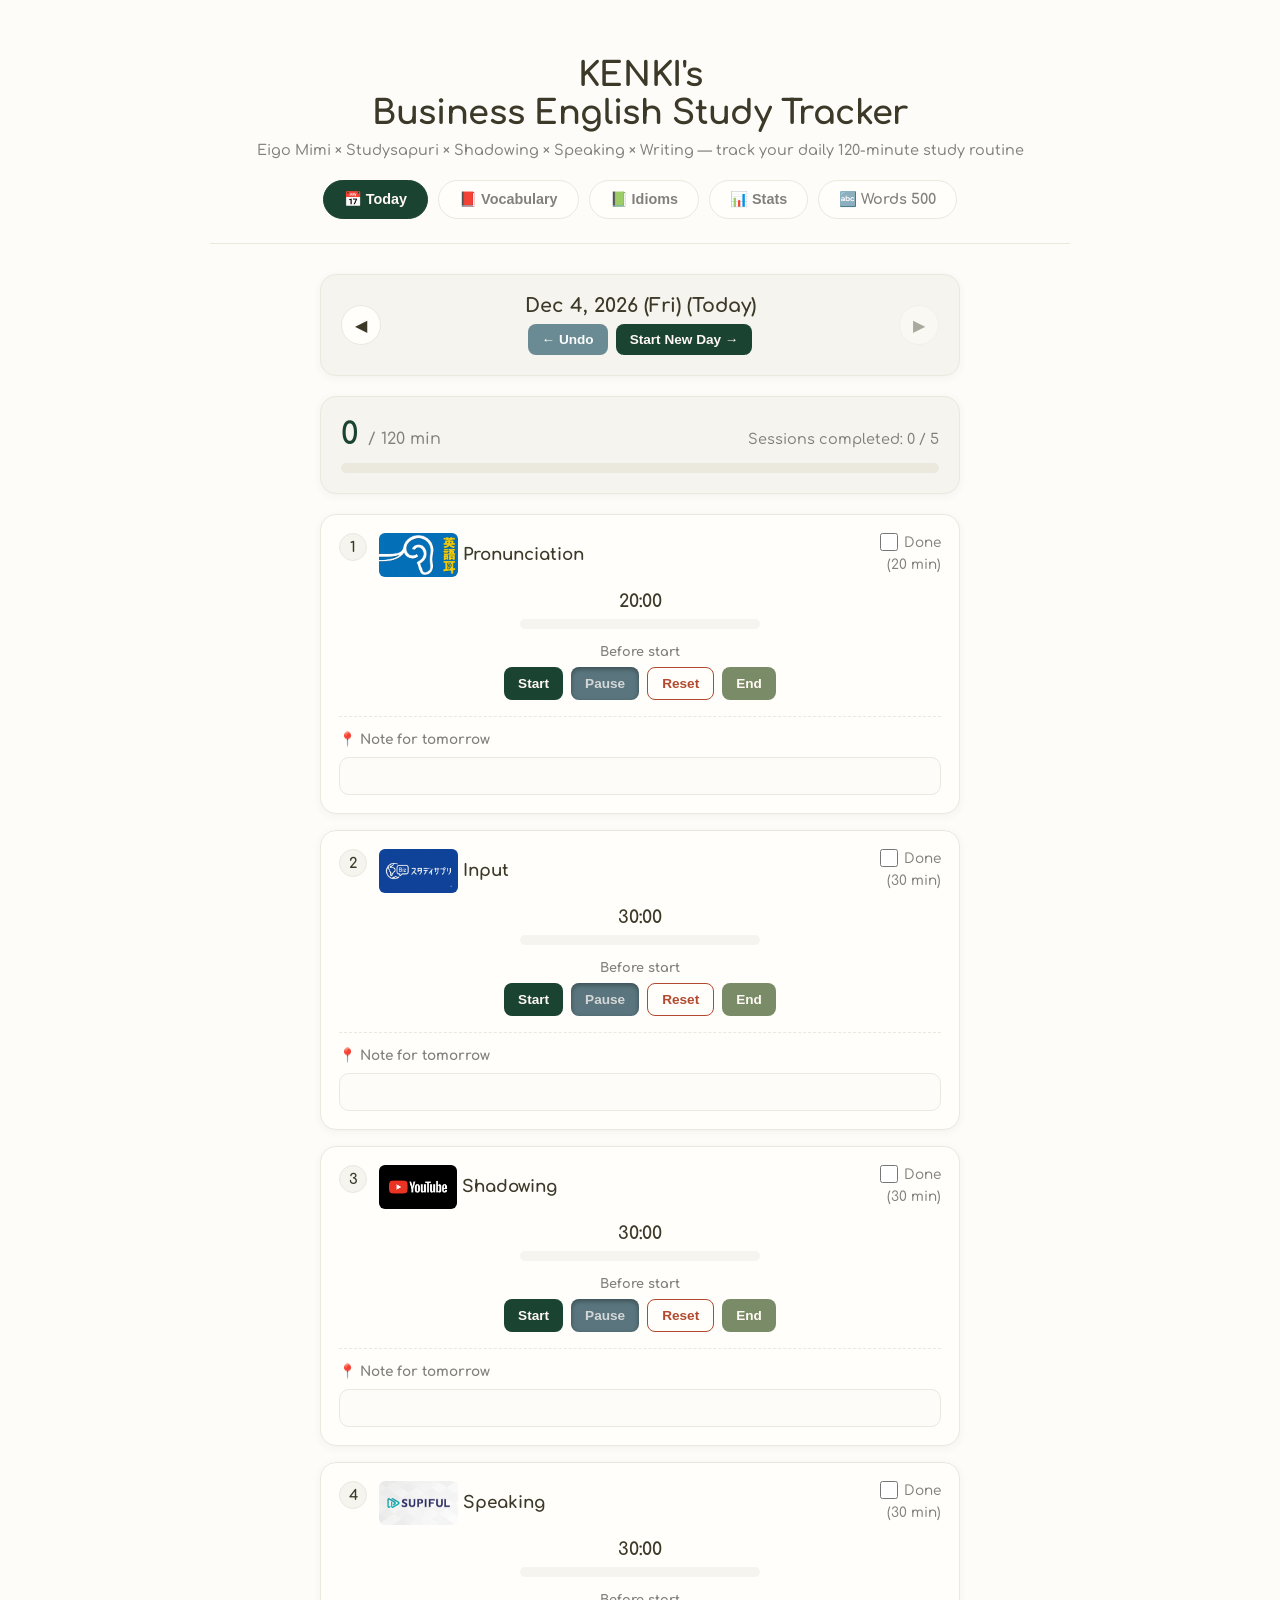
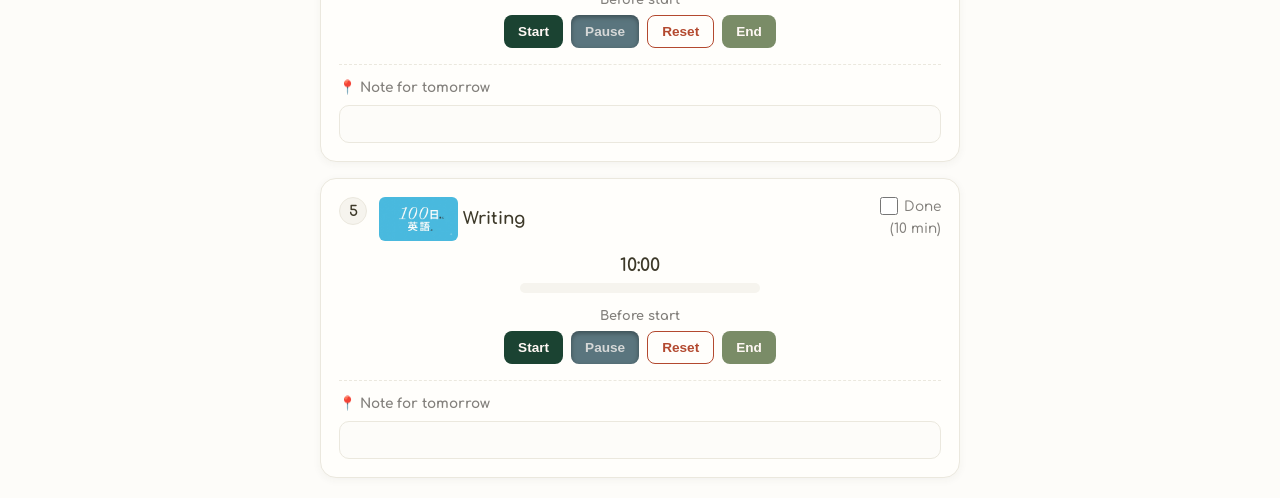
<file: index.html>
<!DOCTYPE html>
<html lang="en">
<head>
    <meta charset="UTF-8">
    <meta name="viewport" content="width=device-width, initial-scale=1.0">
    <title>KENKI's Business English Study Tracker</title>
    <link rel="manifest" href="manifest.json">
    <meta name="theme-color" content="#1b4332">
    <link rel="apple-touch-icon" href="icon-192.png">
    <link rel="icon" href="icon-192.png">
    <link rel="preconnect" href="https://fonts.googleapis.com">
    <link rel="preconnect" href="https://fonts.gstatic.com" crossorigin>
    <link href="https://fonts.googleapis.com/css2?family=Comfortaa:wght@400;500;600;700&display=swap" rel="stylesheet">
    <link rel="stylesheet" href="styles.css">
</head>
<body>
    <div class="app">
        <header class="header">
            <h1><span class="header-owner">KENKI's</span><br>Business English Study Tracker</h1>
            <p class="subtitle">Eigo Mimi × Studysapuri × Shadowing × Speaking × Writing — track your daily 120-minute study routine</p>
            <nav class="tabs">
                <button class="tab-btn active" data-tab="today">📅 Today</button>
                <button class="tab-btn" data-tab="vocab">📕 Vocabulary</button>
                <button class="tab-btn" data-tab="idioms">📗 Idioms</button>
                <button class="tab-btn" data-tab="cumulative">📊 Stats</button>
                <a class="tab-link" href="words/index.html">🔤 Words 500</a>
            </nav>
        </header>

        <main class="main">
            <section id="todayView" class="view active">
                <div class="date-nav card">
                    <button class="btn-icon" id="prevDayBtn" aria-label="Previous day">◀</button>
                    <div class="date-nav-center">
                        <div class="date-label" id="currentDateLabel"></div>
                        <div class="date-nav-actions">
                            <button class="btn-small btn-secondary" id="goBackDayBtn">← Undo</button>
                            <button class="btn-small btn-primary" id="startNewDayBtn">Start New Day →</button>
                        </div>
                    </div>
                    <button class="btn-icon" id="nextDayBtn" aria-label="Next day">▶</button>
                </div>

                <div class="progress-summary card">
                    <div class="progress-summary-top">
                        <div class="progress-stat">
                            <span class="progress-value" id="minutesTodayLabel">0</span>
                            <span class="progress-label" id="totalMinutesLabel">/ 120 min</span>
                        </div>
                        <div class="progress-stat-small" id="sessionsCompletedLabel">Sessions completed: 0 / 4</div>
                    </div>
                    <div class="progress-bar-track">
                        <div class="progress-bar-fill" id="progressBarFill"></div>
                    </div>
                </div>

                <div class="session-list" id="sessionList"></div>
            </section>

            <section id="vocabView" class="view">
                <div class="notebook-page" id="vocabPage"></div>
            </section>

            <section id="idiomsView" class="view">
                <div class="notebook-page" id="idiomsPage"></div>
            </section>

            <section id="cumulativeView" class="view">
                <div class="stats-grid" id="statsGrid"></div>

                <div class="card heatmap-card">
                    <h3>Study Heatmap (Last 12 Weeks)</h3>
                    <div class="heatmap" id="heatmap"></div>
                    <div class="heatmap-legend">
                        <span>Less</span>
                        <span class="legend-dot level-0"></span>
                        <span class="legend-dot level-1"></span>
                        <span class="legend-dot level-2"></span>
                        <span class="legend-dot level-3"></span>
                        <span class="legend-dot level-4"></span>
                        <span>More</span>
                    </div>
                </div>

                <div class="card history-card">
                    <h3>Study History</h3>
                    <div class="history-table-wrap">
                        <table class="history-table">
                            <thead>
                                <tr>
                                    <th>Date</th>
                                    <th>Sessions</th>
                                    <th>Study Time</th>
                                    <th>Words</th>
                                </tr>
                            </thead>
                            <tbody id="historyTableBody"></tbody>
                        </table>
                    </div>
                </div>

                <div class="card backup-card">
                    <h3>Data Backup (for switching phones)</h3>
                    <p class="backup-note">Your records are stored only in this device's browser. Before switching phones, tap "Export" to save a file, then on the new device open this app and tap "Import" to select that file and restore your records.</p>
                    <div class="backup-actions">
                        <button class="btn btn-secondary" id="exportBtn">📤 Export</button>
                        <button class="btn btn-secondary" id="importBtn">📥 Import</button>
                        <input type="file" id="importFileInput" accept="application/json" hidden>
                    </div>
                </div>
            </section>
        </main>
    </div>

    <script src="app.js"></script>
</body>
</html>
</file>
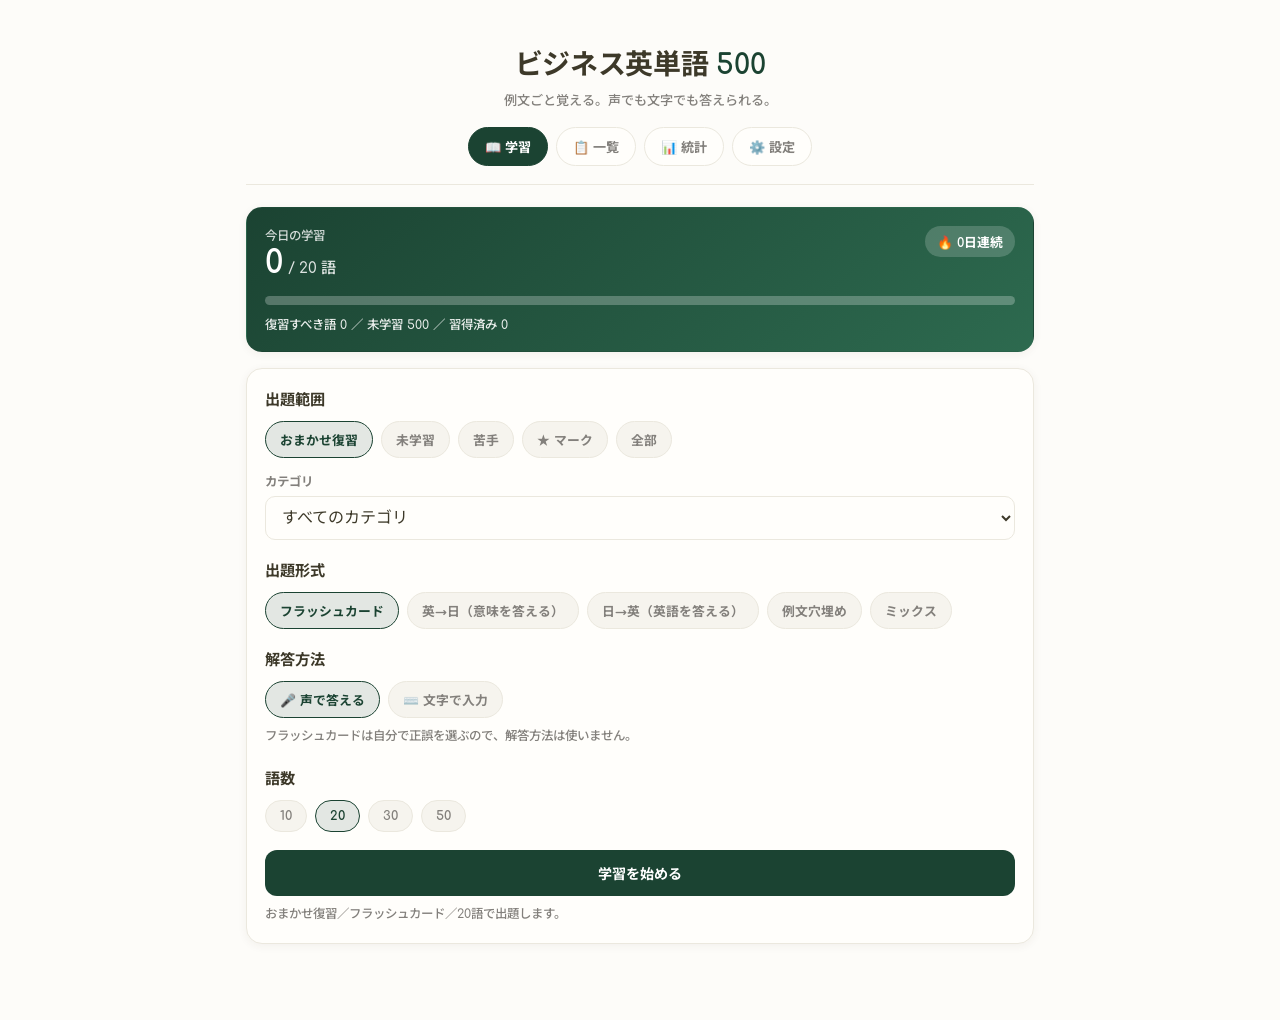
<file: words/index.html>
<!DOCTYPE html>
<html lang="ja">
<head>
    <meta charset="UTF-8">
    <meta name="viewport" content="width=device-width, initial-scale=1.0, viewport-fit=cover">
    <title>ビジネス英単語 500</title>
    <link rel="manifest" href="manifest.json">
    <meta name="theme-color" content="#1b4332">
    <!-- iPhone でホーム画面に追加したときに、アプリのように全画面で開く -->
    <meta name="apple-mobile-web-app-capable" content="yes">
    <meta name="mobile-web-app-capable" content="yes">
    <meta name="apple-mobile-web-app-status-bar-style" content="black-translucent">
    <meta name="apple-mobile-web-app-title" content="英単語500">
    <link rel="apple-touch-icon" href="icon-192.png">
    <link rel="icon" href="icon-192.png">
    <link rel="preconnect" href="https://fonts.googleapis.com">
    <link rel="preconnect" href="https://fonts.gstatic.com" crossorigin>
    <link href="https://fonts.googleapis.com/css2?family=Comfortaa:wght@400;500;600;700&family=Noto+Sans+JP:wght@400;500;700&display=swap" rel="stylesheet">
    <link rel="stylesheet" href="words.css">
</head>
<body>
<div class="app">
    <header class="header">
        <h1>ビジネス英単語 <span class="header-num">500</span></h1>
        <p class="subtitle">例文ごと覚える。声でも文字でも答えられる。</p>
        <nav class="tabs">
            <button class="tab-btn active" data-tab="study">📖 学習</button>
            <button class="tab-btn" data-tab="list">📋 一覧</button>
            <button class="tab-btn" data-tab="stats">📊 統計</button>
            <button class="tab-btn" data-tab="settings">⚙️ 設定</button>
        </nav>
    </header>

    <main class="main">
        <!-- ============ 学習 ============ -->
        <section id="studyView" class="view active">
            <div id="studySetup">
                <div class="card today-card">
                    <div class="today-top">
                        <div>
                            <div class="today-label">今日の学習</div>
                            <div class="today-count"><span id="todayDone">0</span><span class="today-goal"> / <span id="todayGoal">20</span> 語</span></div>
                        </div>
                        <div class="today-streak" id="todayStreak">🔥 0日連続</div>
                    </div>
                    <div class="progress-bar-track"><div class="progress-bar-fill" id="todayBar"></div></div>
                    <div class="today-sub" id="dueSummary"></div>
                </div>

                <div class="card">
                    <h3>出題範囲</h3>
                    <div class="chip-row" id="scopeChips">
                        <button class="chip active" data-scope="smart">おまかせ復習</button>
                        <button class="chip" data-scope="new">未学習</button>
                        <button class="chip" data-scope="weak">苦手</button>
                        <button class="chip" data-scope="starred">★ マーク</button>
                        <button class="chip" data-scope="all">全部</button>
                    </div>
                    <label class="field-label" for="categorySelect">カテゴリ</label>
                    <select id="categorySelect" class="select"></select>

                    <h3 class="mt">出題形式</h3>
                    <div class="chip-row" id="modeChips">
                        <button class="chip active" data-mode="flash">フラッシュカード</button>
                        <button class="chip" data-mode="en2ja">英→日（意味を答える）</button>
                        <button class="chip" data-mode="ja2en">日→英（英語を答える）</button>
                        <button class="chip" data-mode="cloze">例文穴埋め</button>
                        <button class="chip" data-mode="mix">ミックス</button>
                    </div>

                    <h3 class="mt">解答方法</h3>
                    <div class="chip-row" id="inputChips">
                        <button class="chip" data-input="voice">🎤 声で答える</button>
                        <button class="chip" data-input="text">⌨️ 文字で入力</button>
                    </div>
                    <p class="hint" id="inputHint"></p>

                    <h3 class="mt">語数</h3>
                    <div class="chip-row" id="sizeChips">
                        <button class="chip" data-size="10">10</button>
                        <button class="chip active" data-size="20">20</button>
                        <button class="chip" data-size="30">30</button>
                        <button class="chip" data-size="50">50</button>
                    </div>

                    <button class="btn btn-primary btn-block mt" id="startBtn">学習を始める</button>
                    <p class="hint" id="startHint"></p>
                </div>
            </div>

            <div id="studySession" hidden>
                <div class="session-bar">
                    <button class="btn-icon" id="quitBtn" aria-label="やめる">✕</button>
                    <div class="session-progress">
                        <div class="progress-bar-track"><div class="progress-bar-fill" id="sessionBar"></div></div>
                        <div class="session-counter" id="sessionCounter"></div>
                    </div>
                    <div class="session-score" id="sessionScore"></div>
                </div>
                <div id="cardArea"></div>
            </div>

            <div id="studyResult" hidden></div>
        </section>

        <!-- ============ 一覧 ============ -->
        <section id="listView" class="view">
            <div class="card filter-card">
                <input type="search" id="searchInput" class="input" placeholder="🔍 単語・意味・例文で検索">
                <div class="filter-row">
                    <select id="listCategory" class="select"></select>
                    <select id="listStatus" class="select">
                        <option value="all">すべての状態</option>
                        <option value="new">未学習</option>
                        <option value="learning">学習中</option>
                        <option value="mastered">習得済み</option>
                        <option value="weak">苦手</option>
                        <option value="starred">★ マーク</option>
                    </select>
                </div>
                <div class="list-meta" id="listMeta"></div>
            </div>
            <div class="word-list" id="wordList"></div>
        </section>

        <!-- ============ 統計 ============ -->
        <section id="statsView" class="view">
            <div class="stats-grid" id="statsGrid"></div>
            <div class="card">
                <h3>直近14日の学習数</h3>
                <div class="bar-chart" id="dailyChart"></div>
            </div>
            <div class="card">
                <h3>カテゴリ別の習得状況</h3>
                <div id="categoryProgress"></div>
            </div>
            <div class="card">
                <h3>間違えやすい単語 TOP10</h3>
                <div id="weakList"></div>
            </div>
        </section>

        <!-- ============ 設定 ============ -->
        <section id="settingsView" class="view">
            <div class="card">
                <h3>学習設定</h3>
                <label class="field-label" for="goalInput">1日の目標語数</label>
                <input type="number" id="goalInput" class="input" min="5" max="100" step="5">
                <label class="field-label mt" for="rateInput">読み上げ速度 <span id="rateValue"></span></label>
                <input type="range" id="rateInput" class="range" min="0.5" max="1.2" step="0.05">
                <label class="field-label">解答方法</label>
                <div class="chip-row" id="settingsInputChips">
                    <button class="chip" data-input="voice">🎤 声で答える</button>
                    <button class="chip" data-input="text">⌨️ 文字で入力</button>
                </div>
                <p class="hint" id="voiceHint"></p>
                <label class="switch-row">
                    <input type="checkbox" id="autoSpeak">
                    <span>正解表示のときに例文を自動で読み上げる</span>
                </label>
                <button class="btn btn-secondary btn-block mt" id="speakTestBtn">🔊 読み上げテスト</button>
                <p class="hint" id="speechHint"></p>
            </div>
            <div class="card">
                <h3>データの書き出し・読み込み</h3>
                <p class="hint">学習記録はこの端末のブラウザにだけ保存されます。機種変更の前に「書き出し」でファイルを保存し、新しい端末で「読み込み」してください。</p>
                <div class="btn-row">
                    <button class="btn btn-secondary" id="exportBtn">📤 書き出し</button>
                    <button class="btn btn-secondary" id="importBtn">📥 読み込み</button>
                    <input type="file" id="importFile" accept="application/json" hidden>
                </div>
            </div>
            <div class="card">
                <h3>リセット</h3>
                <p class="hint">すべての学習記録を消して最初からやり直します。元に戻せません。</p>
                <button class="btn btn-danger btn-block" id="resetBtn">学習記録をすべて消す</button>
            </div>
            <p class="credit">出典：ビジネス英単語 500（例文つき・実務版）</p>
        </section>
    </main>
</div>
<div class="toast" id="toast" hidden></div>
<script src="words-data.js"></script>
<script src="words.js"></script>
</body>
</html>
</file>
<file: styles.css>
* {
    margin: 0;
    padding: 0;
    box-sizing: border-box;
}

:root {
    color-scheme: light;
    --primary-color: #1b4332;
    --primary-dark: #122e22;
    --primary-soft: rgba(27, 67, 50, 0.12);
    --secondary-color: #6a8a94;
    --secondary-dark: #56727a;
    --success-color: #7a8c67;
    --success-soft: rgba(122, 140, 103, 0.12);
    --danger-color: #b3492f;
    --overtime-color: #1e3a6e;
    --bg-color: #fdfcf9;
    --card-bg: #f6f4ee;
    --card-bg-solid: #fffefb;
    --text-color: #3d3929;
    --text-muted: #83807c;
    --border-color: #ebe8de;
    --shadow-color: rgba(61, 57, 41, 0.05);
}

body {
    font-family: 'Comfortaa', -apple-system, BlinkMacSystemFont, 'Segoe UI', Tahoma, Geneva, Verdana, sans-serif;
    font-weight: 500;
    background: var(--bg-color);
    color: var(--text-color);
    min-height: 100vh;
    transition: background 0.3s ease, color 0.3s ease;
}

.app {
    max-width: 900px;
    margin: 0 auto;
    padding: 20px;
}

/* Header */
.header {
    text-align: center;
    padding: 36px 0 24px;
    border-bottom: 1px solid var(--border-color);
    margin-bottom: 30px;
}

.header h1 {
    font-family: 'Comfortaa', -apple-system, BlinkMacSystemFont, sans-serif;
    font-size: 2.1rem;
    font-weight: 700;
    letter-spacing: -0.01em;
    color: var(--text-color);
}

.header .subtitle {
    margin-top: 10px;
    color: var(--text-muted);
    font-size: 0.9rem;
}

.tabs {
    display: flex;
    flex-wrap: wrap;
    justify-content: center;
    gap: 10px;
    margin-top: 22px;
}

.tab-btn {
    padding: 10px 20px;
    background: var(--card-bg-solid);
    border: 1px solid var(--border-color);
    border-radius: 25px;
    color: var(--text-muted);
    font-size: 0.9rem;
    font-weight: 700;
    cursor: pointer;
    transition: all 0.25s ease;
}

.tab-link {
    padding: 10px 20px;
    background: var(--card-bg-solid);
    border: 1px solid var(--border-color);
    border-radius: 25px;
    color: var(--text-muted);
    font-family: inherit;
    font-size: 0.9rem;
    font-weight: 700;
    text-decoration: none;
    cursor: pointer;
    transition: all 0.25s ease;
}

.tab-link:hover,
.tab-btn:hover {
    border-color: var(--primary-color);
    color: var(--primary-color);
}

.tab-btn.active {
    background: var(--primary-color);
    border-color: var(--primary-color);
    color: #fff8f4;
}

/* Main Layout */
.main {
    max-width: 640px;
    margin: 0 auto;
}

.view {
    display: none;
    flex-direction: column;
    gap: 20px;
}

.view.active {
    display: flex;
}

.card {
    background: var(--card-bg);
    border: 1px solid var(--border-color);
    border-radius: 16px;
    padding: 20px;
    box-shadow: 0 2px 8px var(--shadow-color);
}

/* Date Nav */
.date-nav {
    display: flex;
    align-items: center;
    justify-content: space-between;
    gap: 10px;
}

.date-nav-center {
    flex: 1;
    text-align: center;
}

.date-label {
    font-family: 'Comfortaa', -apple-system, BlinkMacSystemFont, sans-serif;
    font-size: 1.2rem;
    font-weight: 700;
    margin-bottom: 8px;
}

.date-nav-actions {
    display: flex;
    justify-content: center;
    gap: 8px;
}

.btn-icon {
    width: 40px;
    height: 40px;
    border: 1px solid var(--border-color);
    background: var(--card-bg-solid);
    color: var(--text-color);
    border-radius: 50%;
    cursor: pointer;
    font-size: 1rem;
    transition: all 0.2s ease;
    flex-shrink: 0;
}

.btn-icon:hover:not(:disabled) {
    border-color: var(--primary-color);
    color: var(--primary-color);
}

.btn-icon:disabled {
    opacity: 0.4;
    cursor: not-allowed;
}

/* Progress Summary */
.progress-summary-top {
    display: flex;
    justify-content: space-between;
    align-items: baseline;
    margin-bottom: 12px;
}

.progress-value {
    font-family: 'Comfortaa', -apple-system, BlinkMacSystemFont, sans-serif;
    font-size: 1.9rem;
    font-weight: 700;
    color: var(--primary-color);
}

.progress-label {
    font-size: 1rem;
    color: var(--text-muted);
    margin-left: 4px;
}

.progress-stat-small {
    font-size: 0.9rem;
    color: var(--text-muted);
}

.progress-bar-track {
    height: 10px;
    background: var(--border-color);
    border-radius: 5px;
    overflow: hidden;
}

.progress-bar-fill {
    height: 100%;
    background: var(--primary-color);
    border-radius: 5px;
    width: 0%;
    transition: width 0.4s ease;
}

/* Session cards */
.session-list {
    display: flex;
    flex-direction: column;
    gap: 16px;
}

.session-card {
    background: var(--card-bg-solid);
    border: 1px solid var(--border-color);
    border-radius: 16px;
    padding: 18px;
    box-shadow: 0 2px 8px var(--shadow-color);
    transition: border-color 0.3s ease, background 0.3s ease;
}

.session-card.done {
    border-color: var(--success-color);
    background: var(--success-soft);
}

.session-card-header {
    display: flex;
    justify-content: space-between;
    align-items: flex-start;
    gap: 10px;
    margin-bottom: 14px;
}

.session-title {
    display: flex;
    gap: 12px;
    align-items: flex-start;
}

.session-index {
    display: flex;
    align-items: center;
    justify-content: center;
    width: 28px;
    height: 28px;
    border-radius: 50%;
    background: var(--card-bg);
    border: 1px solid var(--border-color);
    font-weight: 700;
    font-size: 0.9rem;
    flex-shrink: 0;
}

.session-title h3 {
    font-family: 'Comfortaa', -apple-system, BlinkMacSystemFont, sans-serif;
    font-size: 1.05rem;
    font-weight: 700;
}

.session-minutes {
    font-family: 'Comfortaa', -apple-system, BlinkMacSystemFont, sans-serif;
    font-weight: 500;
    color: var(--text-muted);
    font-size: 0.85rem;
}

.session-logo {
    height: 22px;
    width: 22px;
    vertical-align: middle;
    border-radius: 5px;
    background: #ffffff;
    padding: 2px;
    object-fit: contain;
    border: 1px solid var(--border-color);
}

.session-logo-custom {
    height: 44px;
    width: auto;
    max-width: 100%;
    border: none;
    background: transparent;
    padding: 0;
    border-radius: 6px;
    vertical-align: middle;
}

.session-done-col {
    display: flex;
    flex-direction: column;
    align-items: flex-end;
    gap: 6px;
    flex-shrink: 0;
}

.done-checkbox {
    display: inline-flex;
    align-items: center;
    gap: 6px;
    font-size: 0.85rem;
    color: var(--text-muted);
    cursor: pointer;
    flex-shrink: 0;
}

.done-checkbox input {
    width: 18px;
    height: 18px;
    cursor: pointer;
    accent-color: var(--success-color);
}

/* Mini timer */
.session-timer {
    display: flex;
    align-items: center;
    justify-content: center;
    gap: 16px;
    flex-wrap: wrap;
}

.mini-timer-bar-wrap {
    display: flex;
    flex-direction: column;
    align-items: center;
    gap: 8px;
    width: 100%;
    max-width: 240px;
    flex-shrink: 0;
}

.mini-timer-bar-track {
    width: 100%;
    height: 10px;
    background: var(--card-bg);
    border-radius: 5px;
    overflow: hidden;
}

.mini-timer-bar-fill {
    height: 100%;
    width: 0%;
    background: var(--primary-color);
    border-radius: 5px;
    transition: width 0.5s ease, background 0.3s ease;
}

.mini-timer-bar-fill.overtime {
    background: var(--overtime-color);
}

.mini-timer-display {
    font-size: 1.1rem;
    font-weight: 700;
    font-family: 'Comfortaa', -apple-system, BlinkMacSystemFont, sans-serif;
    font-variant-numeric: tabular-nums;
}

.mini-timer-display.overtime {
    color: var(--overtime-color);
}

.mini-timer-controls {
    display: flex;
    justify-content: center;
    gap: 8px;
    flex-wrap: wrap;
}

.btn-pressed.timer-start:disabled,
.btn-pressed.timer-pause:disabled {
    opacity: 1;
    box-shadow: inset 0 2px 5px rgba(0, 0, 0, 0.35);
    filter: brightness(0.85);
}

.timer-status {
    flex: 1 1 100%;
    text-align: center;
    font-size: 0.8rem;
    font-weight: 700;
}

.timer-status.status-idle {
    color: var(--text-muted);
}

.timer-status.status-start {
    color: var(--primary-color);
}

.timer-status.status-pause {
    color: var(--secondary-color);
}

.timer-status.status-reset {
    color: var(--danger-color);
}

.timer-status.status-end {
    color: var(--success-color);
}

.btn {
    padding: 12px 24px;
    border: none;
    border-radius: 10px;
    font-size: 1rem;
    font-weight: 700;
    cursor: pointer;
    transition: all 0.25s ease;
}

.btn:disabled {
    opacity: 0.5;
    cursor: not-allowed;
}

.btn-small {
    padding: 8px 14px;
    font-size: 0.85rem;
    border: none;
    border-radius: 8px;
    cursor: pointer;
    font-weight: 700;
    transition: all 0.2s ease;
}

.btn-small:disabled {
    opacity: 0.5;
    cursor: not-allowed;
}

.btn-primary {
    background: var(--primary-color);
    color: #fff8f4;
}

.btn-primary:hover:not(:disabled) {
    background: var(--primary-dark);
}

.btn-secondary {
    background: var(--secondary-color);
    color: #fbfdfd;
}

.btn-secondary:hover:not(:disabled) {
    background: var(--secondary-dark);
}

.btn-danger {
    background: transparent;
    color: var(--danger-color);
    border: 1.5px solid var(--danger-color) !important;
}

.btn-danger:hover:not(:disabled) {
    background: var(--danger-color);
    color: #fff8f4;
}

.btn-end {
    background: var(--success-color);
    color: #fff8f4;
}

.btn-end:hover:not(:disabled) {
    filter: brightness(0.9);
}

/* Extra blocks */
.extra-block {
    margin-top: 16px;
    padding-top: 14px;
    border-top: 1px dashed var(--border-color);
}

.extra-label {
    font-size: 0.85rem;
    font-weight: 700;
    color: var(--text-muted);
    margin-bottom: 10px;
}

.phrase-input {
    width: 100%;
    box-sizing: border-box;
    padding: 10px 12px;
    border: 1.5px solid var(--border-color);
    border-radius: 10px;
    font-size: 0.9rem;
    background: var(--bg-color);
    color: var(--text-color);
}

.phrase-input:focus {
    outline: none;
    border-color: var(--primary-color);
}

/* Vocabulary / idiom notebooks */
.notebook-add-row {
    display: flex;
    gap: 8px;
    flex-wrap: wrap;
    margin-bottom: 10px;
}

.notebook-term-input {
    flex: 1 1 110px;
}

.notebook-note-input {
    flex: 2 1 160px;
}

.notebook-add-btn {
    flex-shrink: 0;
}

.notebook-list {
    list-style: none;
    display: flex;
    flex-direction: column;
    gap: 6px;
}

.notebook-item {
    display: flex;
    align-items: baseline;
    gap: 6px;
    flex-wrap: wrap;
    font-size: 0.9rem;
    padding: 8px 10px;
    background: var(--bg-color);
    border: 1px solid var(--border-color);
    border-radius: 8px;
}

.notebook-term {
    font-weight: 700;
}

.notebook-note {
    color: var(--text-muted);
    font-size: 0.85rem;
}

.notebook-date {
    color: var(--text-muted);
    font-size: 0.78rem;
    margin-left: auto;
}

.notebook-delete {
    width: 22px;
    height: 22px;
    border: none;
    background: transparent;
    color: var(--text-muted);
    font-size: 1.05rem;
    line-height: 1;
    cursor: pointer;
    border-radius: 50%;
    flex-shrink: 0;
    margin-left: auto;
}

.notebook-item .notebook-date + .notebook-delete {
    margin-left: 0;
}

.notebook-delete:hover {
    background: var(--danger-color);
    color: #fff8f4;
}

.notebook-edit {
    width: 22px;
    height: 22px;
    border: none;
    background: transparent;
    color: var(--text-muted);
    font-size: 0.9rem;
    line-height: 1;
    cursor: pointer;
    border-radius: 50%;
    flex-shrink: 0;
    margin-left: auto;
}

.notebook-item .notebook-date + .notebook-edit {
    margin-left: 0;
}

.notebook-edit + .notebook-delete {
    margin-left: 0;
}

.notebook-edit:hover {
    background: var(--primary-soft);
    color: var(--primary-color);
}

.notebook-item-editing {
    align-items: center;
}

.notebook-edit-row {
    display: flex;
    gap: 6px;
    flex: 1 1 100%;
    flex-wrap: wrap;
}

.notebook-edit-term-input {
    flex: 1 1 110px;
}

.notebook-edit-note-input {
    flex: 2 1 160px;
}

.notebook-page {
    display: flex;
    flex-direction: column;
    gap: 16px;
}

.notebook-page-card h3,
.quiz-card h3 {
    font-family: 'Comfortaa', -apple-system, BlinkMacSystemFont, sans-serif;
    font-size: 1.05rem;
    font-weight: 700;
    margin-bottom: 14px;
}

.quiz-header {
    display: flex;
    justify-content: space-between;
    align-items: center;
    margin-bottom: 10px;
}

.quiz-header h3 {
    margin-bottom: 0;
}

.quiz-score {
    font-size: 0.85rem;
    color: var(--text-muted);
    font-weight: 700;
}

.quiz-prompt-label {
    font-size: 0.8rem;
    color: var(--text-muted);
    margin-bottom: 6px;
}

.quiz-prompt {
    font-size: 1.4rem;
    font-weight: 700;
}

.quiz-tap-area {
    cursor: pointer;
    background: var(--bg-color);
    border: 1.5px dashed var(--border-color);
    border-radius: 12px;
    padding: 20px;
    margin-bottom: 12px;
    text-align: center;
    transition: border-color 0.2s ease;
}

.quiz-tap-area:hover {
    border-color: var(--primary-color);
}

.quiz-answer {
    font-size: 1.1rem;
    font-weight: 700;
    color: var(--primary-color);
    margin-top: 10px;
}

.quiz-tap-hint {
    font-size: 0.78rem;
    color: var(--text-muted);
    font-style: italic;
    margin-top: 8px;
}

.quiz-actions {
    display: flex;
    gap: 10px;
}

.notebook-list-wrap {
    margin-top: 14px;
    padding-top: 14px;
    border-top: 1px dashed var(--border-color);
    max-height: 420px;
    overflow-y: auto;
}

.notebook-list-full {
    list-style: none;
    display: flex;
    flex-direction: column;
    gap: 6px;
}


.empty-note {
    font-size: 0.85rem;
    color: var(--text-muted);
    font-style: italic;
}

/* Cumulative: stats grid */
.stats-grid {
    display: grid;
    grid-template-columns: repeat(auto-fit, minmax(140px, 1fr));
    gap: 14px;
}

.stat-card {
    background: var(--card-bg-solid);
    border: 1px solid var(--border-color);
    border-radius: 16px;
    padding: 18px;
    text-align: center;
    box-shadow: 0 2px 8px var(--shadow-color);
}

.stat-icon {
    font-size: 1.5rem;
    margin-bottom: 6px;
}

.stat-value {
    font-family: 'Comfortaa', -apple-system, BlinkMacSystemFont, sans-serif;
    font-size: 1.6rem;
    font-weight: 700;
    color: var(--primary-color);
}

.stat-label {
    font-size: 0.8rem;
    color: var(--text-muted);
    margin-top: 4px;
}

/* Heatmap */
.heatmap-card h3,
.history-card h3 {
    font-family: 'Comfortaa', -apple-system, BlinkMacSystemFont, sans-serif;
    font-size: 1.05rem;
    font-weight: 700;
    margin-bottom: 14px;
}

.heatmap {
    display: grid;
    grid-template-rows: repeat(7, 1fr);
    grid-auto-flow: column;
    grid-auto-columns: 1fr;
    gap: 4px;
    overflow-x: auto;
}

.heatmap-cell {
    width: 14px;
    height: 14px;
    border-radius: 4px;
    background: var(--border-color);
}

.heatmap-cell.level-empty {
    background: transparent;
}

.heatmap-cell.level-0 { background: var(--border-color); }
.heatmap-cell.level-1 { background: #cfe3d6; }
.heatmap-cell.level-2 { background: #8fbca0; }
.heatmap-cell.level-3 { background: #4c8a68; }
.heatmap-cell.level-4 { background: #1b4332; }

.heatmap-legend {
    display: flex;
    align-items: center;
    gap: 4px;
    margin-top: 12px;
    font-size: 0.75rem;
    color: var(--text-muted);
}

.legend-dot {
    width: 12px;
    height: 12px;
    border-radius: 4px;
}

.legend-dot.level-0 { background: var(--border-color); }
.legend-dot.level-1 { background: #cfe3d6; }
.legend-dot.level-2 { background: #8fbca0; }
.legend-dot.level-3 { background: #4c8a68; }
.legend-dot.level-4 { background: #1b4332; }

/* Backup / restore */
.backup-card h3 {
    font-family: 'Comfortaa', -apple-system, BlinkMacSystemFont, sans-serif;
    font-size: 1.05rem;
    font-weight: 700;
    margin-bottom: 10px;
}

.backup-note {
    font-size: 0.85rem;
    color: var(--text-muted);
    margin-bottom: 14px;
}

.backup-actions {
    display: flex;
    gap: 10px;
    flex-wrap: wrap;
}

/* History table */
.history-table-wrap {
    max-height: 360px;
    overflow-y: auto;
}

.history-table {
    width: 100%;
    border-collapse: collapse;
    font-size: 0.85rem;
}

.history-table th,
.history-table td {
    text-align: left;
    padding: 8px 10px;
    border-bottom: 1px solid var(--border-color);
}

.history-table th {
    position: sticky;
    top: 0;
    background: var(--card-bg);
    color: var(--text-muted);
    font-weight: 700;
}

/* Scrollbar */
.history-table-wrap::-webkit-scrollbar,
.notebook-list-wrap::-webkit-scrollbar,
.heatmap::-webkit-scrollbar {
    height: 6px;
    width: 6px;
}

.history-table-wrap::-webkit-scrollbar-thumb,
.notebook-list-wrap::-webkit-scrollbar-thumb,
.heatmap::-webkit-scrollbar-thumb {
    background: var(--border-color);
    border-radius: 3px;
}

@media (max-width: 480px) {
    .header h1 {
        font-size: 1.6rem;
    }
}
</file>
<file: words/words.css>
* { margin: 0; padding: 0; box-sizing: border-box; }

:root {
    color-scheme: light;
    --primary-color: #1b4332;
    --primary-dark: #122e22;
    --primary-soft: rgba(27, 67, 50, 0.12);
    --secondary-color: #6a8a94;
    --success-color: #4f7a44;
    --success-soft: rgba(79, 122, 68, 0.14);
    --danger-color: #b3492f;
    --danger-soft: rgba(179, 73, 47, 0.12);
    --accent-color: #c08a3e;
    --bg-color: #fdfcf9;
    --card-bg: #f6f4ee;
    --card-bg-solid: #fffefb;
    --text-color: #3d3929;
    --text-muted: #83807c;
    --border-color: #ebe8de;
    --shadow-color: rgba(61, 57, 41, 0.06);
}

body {
    /* アプリらしい操作感にする（タップ時の青い点滅を消し、入力欄の自動ズームを防ぐ） */
    -webkit-tap-highlight-color: transparent;
    overscroll-behavior-y: contain;
    font-family: 'Comfortaa', 'Noto Sans JP', -apple-system, BlinkMacSystemFont, 'Hiragino Sans', 'Segoe UI', sans-serif;
    font-weight: 500;
    background: var(--bg-color);
    color: var(--text-color);
    min-height: 100vh;
    -webkit-text-size-adjust: 100%;
}

.app {
    max-width: 820px;
    margin: 0 auto;
    /* ホーム画面から全画面で開いたときにノッチやホームバーと重ならないようにする */
    padding: calc(16px + env(safe-area-inset-top)) calc(16px + env(safe-area-inset-right))
             calc(60px + env(safe-area-inset-bottom)) calc(16px + env(safe-area-inset-left));
}

/* Header */
.header { text-align: center; padding: 26px 0 18px; border-bottom: 1px solid var(--border-color); margin-bottom: 22px; }
.header h1 { font-size: 1.75rem; font-weight: 700; letter-spacing: -0.01em; }
.header .header-num { color: var(--primary-color); }
.header .subtitle { margin-top: 8px; color: var(--text-muted); font-size: 0.82rem; }
.tabs { display: flex; justify-content: center; flex-wrap: wrap; gap: 8px; margin-top: 18px; }
.tab-btn {
    -webkit-user-select: none; user-select: none;
    padding: 9px 16px; background: var(--card-bg-solid); border: 1px solid var(--border-color);
    border-radius: 25px; color: var(--text-muted); font-family: inherit; font-size: 0.82rem;
    font-weight: 700; cursor: pointer; transition: all 0.2s ease;
}
.tab-btn.active { background: var(--primary-color); border-color: var(--primary-color); color: #fff; }

/* Views */
.view { display: none; }
.view.active { display: block; }

/* Cards */
.card {
    background: var(--card-bg-solid); border: 1px solid var(--border-color); border-radius: 16px;
    padding: 18px; margin-bottom: 16px; box-shadow: 0 2px 10px var(--shadow-color);
}
.card h3 { font-size: 0.95rem; font-weight: 700; margin-bottom: 12px; }
.card h3.mt, .mt { margin-top: 18px; }
.hint { font-size: 0.78rem; color: var(--text-muted); line-height: 1.7; margin-top: 8px; }
.credit { text-align: center; font-size: 0.75rem; color: var(--text-muted); margin: 20px 0; }

/* Today card */
.today-card { background: linear-gradient(140deg, var(--primary-color), #2d6a4f); color: #fff; border-color: transparent; }
.today-top { display: flex; align-items: flex-start; justify-content: space-between; gap: 12px; margin-bottom: 14px; }
.today-label { font-size: 0.78rem; opacity: 0.8; }
.today-count { font-size: 2rem; font-weight: 700; line-height: 1.2; }
.today-goal { font-size: 0.95rem; font-weight: 500; opacity: 0.85; }
.today-streak { background: rgba(255,255,255,0.18); border-radius: 20px; padding: 6px 12px; font-size: 0.8rem; font-weight: 700; white-space: nowrap; }
.today-card .progress-bar-track { background: rgba(255,255,255,0.25); }
.today-card .progress-bar-fill { background: #ffd166; }
.today-sub { margin-top: 10px; font-size: 0.78rem; opacity: 0.9; }

.progress-bar-track { height: 9px; background: var(--primary-soft); border-radius: 10px; overflow: hidden; }
.progress-bar-fill { height: 100%; width: 0; background: var(--primary-color); border-radius: 10px; transition: width 0.3s ease; }

/* Controls */
.chip-row { display: flex; flex-wrap: wrap; gap: 8px; }
.chip {
    padding: 8px 14px; border-radius: 20px; border: 1px solid var(--border-color); background: var(--card-bg);
    font-family: inherit; font-size: 0.8rem; font-weight: 700; color: var(--text-muted); cursor: pointer; transition: all 0.2s ease;
}
.chip.active { background: var(--primary-soft); border-color: var(--primary-color); color: var(--primary-color); }
.field-label { display: block; font-size: 0.78rem; color: var(--text-muted); margin: 14px 0 6px; font-weight: 700; }
.select, .input {
    width: 100%; padding: 11px 12px; border: 1px solid var(--border-color); border-radius: 10px;
    background: var(--card-bg-solid); color: var(--text-color); font-family: inherit;
    /* iOS は16px未満の入力欄にフォーカスすると画面を拡大してしまうので16pxにする */
    font-size: 16px;
}
.select:focus, .input:focus { outline: 2px solid var(--primary-soft); border-color: var(--primary-color); }
.range { width: 100%; accent-color: var(--primary-color); }
.switch-row { display: flex; align-items: center; gap: 10px; margin-top: 16px; font-size: 0.83rem; }
.switch-row input { width: 18px; height: 18px; accent-color: var(--primary-color); }

.btn {
    padding: 12px 18px; border: 1px solid transparent; border-radius: 12px; font-family: inherit;
    font-size: 0.88rem; font-weight: 700; cursor: pointer; transition: all 0.2s ease;
}
.btn-primary { background: var(--primary-color); color: #fff; }
.btn-primary:hover { background: var(--primary-dark); }
.btn-secondary { background: var(--card-bg); color: var(--text-color); border-color: var(--border-color); }
.btn-danger { background: var(--danger-soft); color: var(--danger-color); border-color: rgba(179,73,47,0.3); }
.btn-block { display: block; width: 100%; }
.btn-row { display: flex; gap: 10px; flex-wrap: wrap; }
.btn-row .btn { flex: 1; min-width: 120px; }
.btn-icon {
    width: 38px; height: 38px; border-radius: 50%; border: 1px solid var(--border-color);
    background: var(--card-bg-solid); color: var(--text-muted); font-size: 1rem; cursor: pointer; flex-shrink: 0;
}

/* Session */
.session-bar { display: flex; align-items: center; gap: 12px; margin-bottom: 16px; }
.session-progress { flex: 1; }
.session-counter { font-size: 0.75rem; color: var(--text-muted); margin-top: 6px; text-align: center; }
.session-score { font-size: 0.8rem; font-weight: 700; color: var(--text-muted); white-space: nowrap; }

.qcard {
    background: var(--card-bg-solid); border: 1px solid var(--border-color); border-radius: 18px;
    padding: 26px 20px; box-shadow: 0 4px 18px var(--shadow-color); text-align: center;
}
.qcat { font-size: 0.72rem; color: var(--text-muted); margin-bottom: 14px; }
.qcat .qnum { background: var(--card-bg); border-radius: 12px; padding: 3px 9px; margin-right: 6px; }
.qword { font-size: 2rem; font-weight: 700; line-height: 1.3; word-break: break-word; }
.qword-ja { font-size: 1.5rem; font-weight: 700; line-height: 1.5; }
.qprompt { font-size: 0.78rem; color: var(--text-muted); margin-top: 14px; }
.speak-btn {
    margin-top: 14px; padding: 8px 16px; border-radius: 20px; border: 1px solid var(--border-color);
    background: var(--card-bg); font-family: inherit; font-size: 0.8rem; font-weight: 700; color: var(--text-muted); cursor: pointer;
}
.speak-btn:hover { color: var(--primary-color); border-color: var(--primary-color); }

.answer-block { margin-top: 20px; padding-top: 18px; border-top: 1px dashed var(--border-color); text-align: left; }
.answer-ja { font-size: 1.2rem; font-weight: 700; text-align: center; margin: 12px 0 16px; word-break: break-word; }
.example { background: var(--card-bg); border-radius: 12px; padding: 14px; }
.example-en { font-size: 1rem; line-height: 1.6; }
.example-en b { color: var(--primary-color); }
.example-ja { font-size: 0.82rem; color: var(--text-muted); margin-top: 8px; line-height: 1.6; }

.answer-area { margin-top: 20px; }
.input-switch { display: flex; gap: 8px; justify-content: center; margin-bottom: 14px; }
.switch-btn {
    padding: 7px 14px; border-radius: 18px; border: 1px solid var(--border-color); background: var(--card-bg);
    font-family: inherit; font-size: 0.78rem; font-weight: 700; color: var(--text-muted); cursor: pointer; transition: all 0.2s ease;
}
.switch-btn.on { background: var(--primary-soft); border-color: var(--primary-color); color: var(--primary-color); }
.switch-btn:disabled { opacity: 0.4; cursor: not-allowed; }
.mic-btn {
    width: 100%; padding: 22px 16px; border-radius: 16px; border: 2px dashed var(--primary-color);
    background: var(--primary-soft); color: var(--primary-color); font-family: inherit; font-size: 1rem;
    font-weight: 700; cursor: pointer; transition: all 0.2s ease;
}
.mic-btn:hover { background: rgba(27, 67, 50, 0.18); }
.mic-btn.listening { border-style: solid; background: var(--primary-color); color: #fff; animation: pulse 1.4s ease-in-out infinite; }
@keyframes pulse {
    0%, 100% { box-shadow: 0 0 0 0 rgba(27, 67, 50, 0.35); }
    50% { box-shadow: 0 0 0 12px rgba(27, 67, 50, 0); }
}
.transcript { min-height: 24px; margin-top: 12px; font-size: 0.95rem; color: var(--text-color); }
.transcript.error { font-size: 0.8rem; color: var(--danger-color); }
.your-answer {
    margin-top: 10px; font-size: 0.85rem; color: var(--text-muted); text-align: center;
    word-break: break-word;
}
.answer-sep { color: var(--text-muted); margin: 0 6px; font-weight: 500; }
.mini-btn.override {
    display: block; margin: 12px auto 0; border-color: var(--primary-color); color: var(--primary-color);
}

.verdict { margin-top: 18px; font-size: 1rem; font-weight: 700; }
.verdict.ok { color: var(--success-color); }
.verdict.ng { color: var(--danger-color); }

.cloze-sentence { font-size: 1.1rem; line-height: 1.9; margin: 8px 0 6px; }
.blank { display: inline-block; min-width: 90px; border-bottom: 2px solid var(--primary-color); color: var(--primary-color); font-weight: 700; }
.card-actions { display: flex; gap: 10px; margin-top: 20px; }
.card-actions .btn { flex: 1; }
.star-toggle { position: absolute; top: 14px; right: 16px; background: none; border: none; font-size: 1.2rem; cursor: pointer; opacity: 0.45; }
.star-toggle.on { opacity: 1; }
.qcard { position: relative; }

/* Result */
.result-card { text-align: center; }
.result-score { font-size: 3rem; font-weight: 700; color: var(--primary-color); line-height: 1.2; }
.result-note { color: var(--text-muted); font-size: 0.85rem; margin-top: 6px; }
.review-list { margin-top: 18px; text-align: left; }
.review-item { padding: 10px 0; border-bottom: 1px solid var(--border-color); font-size: 0.85rem; }
.review-item:last-child { border-bottom: none; }
.review-item b { font-size: 0.95rem; }
.review-item span { color: var(--text-muted); }

/* Word list */
.filter-card { position: sticky; top: 0; z-index: 5; }
.filter-row { display: flex; gap: 10px; margin-top: 10px; }
.filter-row .select { flex: 1; min-width: 0; }
.list-meta { margin-top: 10px; font-size: 0.75rem; color: var(--text-muted); }
.word-row {
    background: var(--card-bg-solid); border: 1px solid var(--border-color); border-radius: 12px;
    padding: 12px 14px; margin-bottom: 8px;
}
.word-row-top { display: flex; align-items: center; gap: 10px; cursor: pointer; }
.word-row-main { flex: 1; min-width: 0; }
.word-row-en { font-size: 1rem; font-weight: 700; word-break: break-word; }
.word-row-ja { font-size: 0.8rem; color: var(--text-muted); margin-top: 2px; }
.word-num { font-size: 0.7rem; color: var(--text-muted); background: var(--card-bg); border-radius: 10px; padding: 3px 7px; flex-shrink: 0; }
.badge { font-size: 0.68rem; font-weight: 700; border-radius: 10px; padding: 3px 8px; white-space: nowrap; }
.badge.new { background: var(--card-bg); color: var(--text-muted); }
.badge.learning { background: rgba(192,138,62,0.15); color: var(--accent-color); }
.badge.mastered { background: var(--success-soft); color: var(--success-color); }
.badge.weak { background: var(--danger-soft); color: var(--danger-color); }
.word-row-detail { margin-top: 10px; padding-top: 10px; border-top: 1px dashed var(--border-color); }
.word-row-actions { display: flex; gap: 8px; margin-top: 10px; }
.mini-btn {
    padding: 6px 12px; border-radius: 16px; border: 1px solid var(--border-color); background: var(--card-bg);
    font-family: inherit; font-size: 0.75rem; font-weight: 700; color: var(--text-muted); cursor: pointer;
}
.mini-btn.on { background: var(--primary-soft); border-color: var(--primary-color); color: var(--primary-color); }
.empty { text-align: center; color: var(--text-muted); font-size: 0.85rem; padding: 30px 0; }
.load-more { display: block; width: 100%; margin-top: 4px; }

/* Stats */
.stats-grid { display: grid; grid-template-columns: repeat(2, 1fr); gap: 12px; margin-bottom: 16px; }
.stat-card {
    background: var(--card-bg-solid); border: 1px solid var(--border-color); border-radius: 14px;
    padding: 16px; text-align: center; box-shadow: 0 2px 10px var(--shadow-color);
}
.stat-value { font-size: 1.7rem; font-weight: 700; color: var(--primary-color); line-height: 1.2; }
.stat-label { font-size: 0.72rem; color: var(--text-muted); margin-top: 4px; }
.bar-chart { display: flex; align-items: flex-end; gap: 4px; height: 130px; }
.bar-col { flex: 1; display: flex; flex-direction: column; align-items: center; gap: 4px; height: 100%; justify-content: flex-end; }
.bar { width: 100%; background: var(--primary-color); border-radius: 4px 4px 0 0; min-height: 2px; }
.bar.empty-bar { background: var(--border-color); }
.bar-label { font-size: 0.6rem; color: var(--text-muted); }
.bar-value { font-size: 0.62rem; color: var(--text-muted); }
.cat-row { margin-bottom: 14px; }
.cat-row-top { display: flex; justify-content: space-between; font-size: 0.8rem; margin-bottom: 6px; }
.cat-row-top span:last-child { color: var(--text-muted); font-size: 0.75rem; }

/* Toast */
.toast {
    position: fixed; left: 50%; bottom: 24px; transform: translateX(-50%);
    background: var(--primary-color); color: #fff; padding: 12px 20px; border-radius: 24px;
    font-size: 0.82rem; font-weight: 700; box-shadow: 0 6px 20px rgba(0,0,0,0.18); z-index: 50; max-width: 90vw;
}

@media (max-width: 520px) {
    .app {
        padding: calc(12px + env(safe-area-inset-top)) calc(12px + env(safe-area-inset-right))
                 calc(50px + env(safe-area-inset-bottom)) calc(12px + env(safe-area-inset-left));
    }
    .header h1 { font-size: 1.45rem; }
    .tab-btn { padding: 8px 12px; font-size: 0.76rem; }
    .qword { font-size: 1.65rem; }
    .stats-grid { gap: 10px; }
}
</file>
